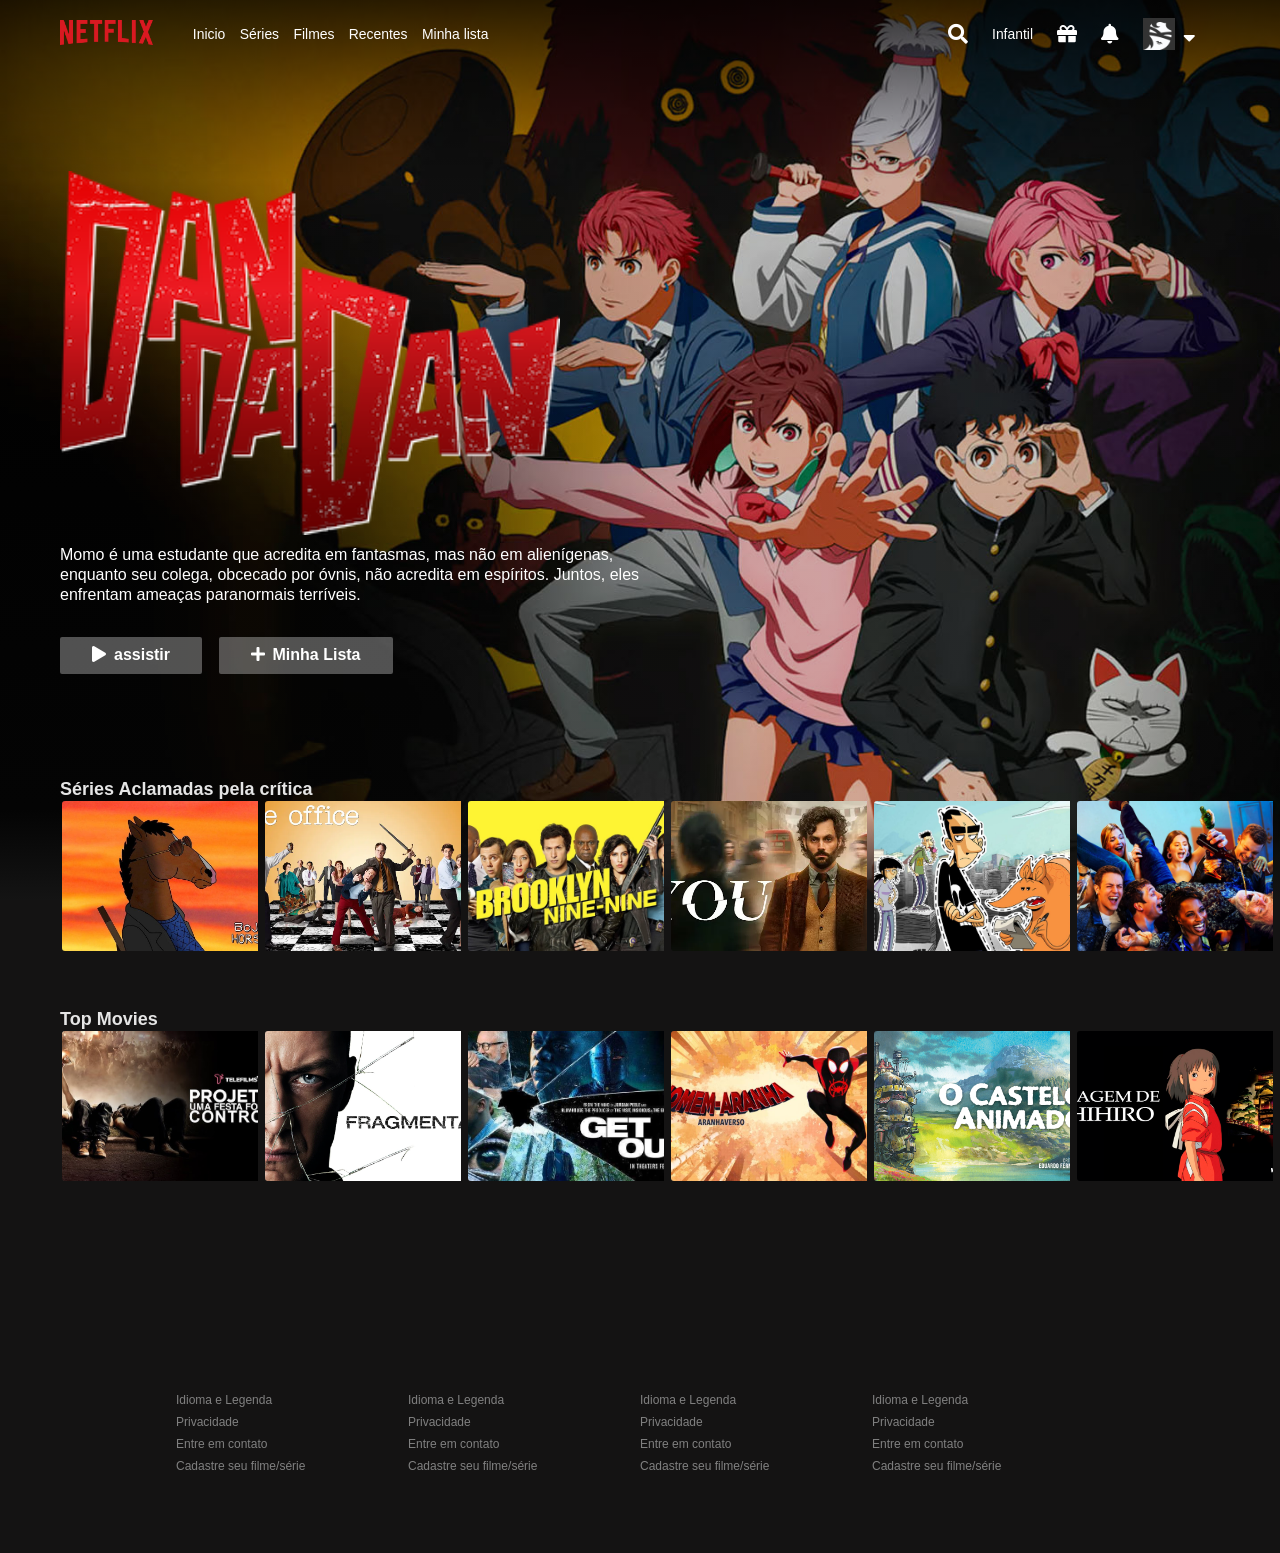
<file: index.html>
<!DOCTYPE html>
<html lang="pt-br">

<head>
    <meta charset="UTF-8">
    <meta name="viewport" content="width=device-width, initial-scale=1.0">
    <title>Netflix</title>
    <link rel="stylesheet" href="style.css">
    <link rel="stylesheet" href="https://cdnjs.cloudflare.com/ajax/libs/font-awesome/5.15.3/css/all.min.css"
        integrity="sha512-iBBXm8fW90+nuLcSKlbmrPcLa0OT92xO1BIsZ+ywDWZCvqsWgccV3gFoRBv0z+8dLJgyAHIhR35VZc2oM/gI1w=="
        crossorigin="anonymous" referrerpolicy="no-referrer" />
</head>

<body>

    <div class="container">

        <!--Inicio do HERO-->
        <div class="hero">

            <!--Inicio do Header-->
            <div class="header">

                <!--Logo-->
                <div class="logo">
                    <img src="./images/Netflix-logo-n.png" alt="">
                </div>

                <!--MENU-->
                <div class="menu">



                    <!--MENU LEFT-->
                    <div class="menu-left">
                        <ul>
                            <li>Inicio</li>
                            <li>Séries</li>
                            <li>Filmes</li>
                            <li>Recentes</li>
                            <li>Minha lista</li>
                        </ul>
                    </div> <!--FIM DO MENU LEFT-->

                    <!--MENU RIGHT-->
                    <div class="menu-right">
                        <ul>
                            <li> <i class="fas fa-search"></i> </li>
                            <li>Infantil</li>
                            <li> <i class="fas fa-gift"></i> </li>
                            <li> <i class="fas fa-bell"></i> </li>
                            <li class="user">
                                <img src="./images/netflix-user-2.jpg" alt="">
                                <i class="fas fa-sort-down"></i>
                            </li>
                        </ul>
                    </div> <!--FIM DO MENU RIGHT-->

                </div> <!--FIM DO MENU-->
            </div> <!--FIM DO HEADER-->

            <!--BANNER-->
            <div class="banner">
                <img src="./images/netflix-banner-4.png" class="poster" alt="">
                <span class="subtitle">
                    Momo é uma estudante que acredita em fantasmas, mas não em alienígenas, enquanto seu colega,
                    obcecado por óvnis, não acredita em espíritos. Juntos, eles enfrentam ameaças paranormais terríveis.
                </span>

                <div class="buttons">
                    <button class="btn"><i class="fas fa-play"></i>assistir</button>
                    <button class="btn"><i class="fas fa-plus"></i>Minha Lista</button>
                </div>
            </div> <!--FIM DO BANNER-->



            <!--CATEGORIAS-->
            <div class="category">
                <span>Séries Aclamadas pela crítica</span>
                <div class="slider">
                    <div class="movie">
                        <img src="./images/netflix-filme-13.jpg" alt="">
                    </div>
                    <div class="movie">
                        <img src="./images/netflix-filme-14.jpg" alt="">
                    </div>
                    <div class="movie">
                        <img src="./images/netflix-filme-3.jpg" alt="">
                    </div>
                    <div class="movie">
                        <img src="./images/netflix-filme-16.jpg" alt="">
                    </div>
                    <div class="movie">
                        <img src="./images/netflix-filme-18.jpg" alt="">
                    </div>
                    <div class="movie">
                        <img src="./images/netflix-filme-17.jpg" alt="">
                    </div>
                </div>
            </div>



            <div class="category">
                <span>Top Movies</span>
                <div class="slider">
                    <div class="movie">
                        <img src="./images/netflix-filme-7.jpg" alt="">
                    </div>
                    <div class="movie">
                        <img src="./images/netflix-filme-8.jpg" alt="">
                    </div>
                    <div class="movie">
                        <img src="./images/netflix-filme-9.jpg" alt="">
                    </div>
                    <div class="movie">
                        <img src="./images/netflix-filme-10.jpg" alt="">
                    </div>
                    <div class="movie">
                        <img src="./images/netflix-filme-15.jpg" alt="">
                    </div>
                    <div class="movie">
                        <img src="./images/netflix-filme-12.jpg" alt="">
                    </div>
                </div>
            </div> <!--FECHAMENTO DAS CATEGORIAS-->


            <!--FOOTER-->
            <div class="footer">
                <div class="social">
                    <i class="fas fa-facebook-square"></i>
                    <i class="fas instagram-"></i>
                    <i class="fas fa-twitter"></i>
                    <i class="fas fa-youtube"></i>
                </div> <!--FECHAMENTO SOCIAL-->

                <div class="flex">
                    <div class="info">
                        <ul>
                            <li>Idioma e Legenda</li>
                            <li>Privacidade</li>
                            <li>Entre em contato</li>
                            <li>Cadastre seu filme/série</li>
                        </ul>
                    </div>

                    <div class="info">
                        <ul>
                            <li>Idioma e Legenda</li>
                            <li>Privacidade</li>
                            <li>Entre em contato</li>
                            <li>Cadastre seu filme/série</li>
                        </ul>
                    </div>

                    <div class="info">
                        <ul>
                            <li>Idioma e Legenda</li>
                            <li>Privacidade</li>
                            <li>Entre em contato</li>
                            <li>Cadastre seu filme/série</li>
                        </ul>
                    </div>

                    <div class="info">
                        <ul>
                            <li>Idioma e Legenda</li>
                            <li>Privacidade</li>
                            <li>Entre em contato</li>
                            <li>Cadastre seu filme/série</li>
                        </ul>
                    </div>

                </div>
            </div>
        </div>
    </div>


</body>

</html>
</file>
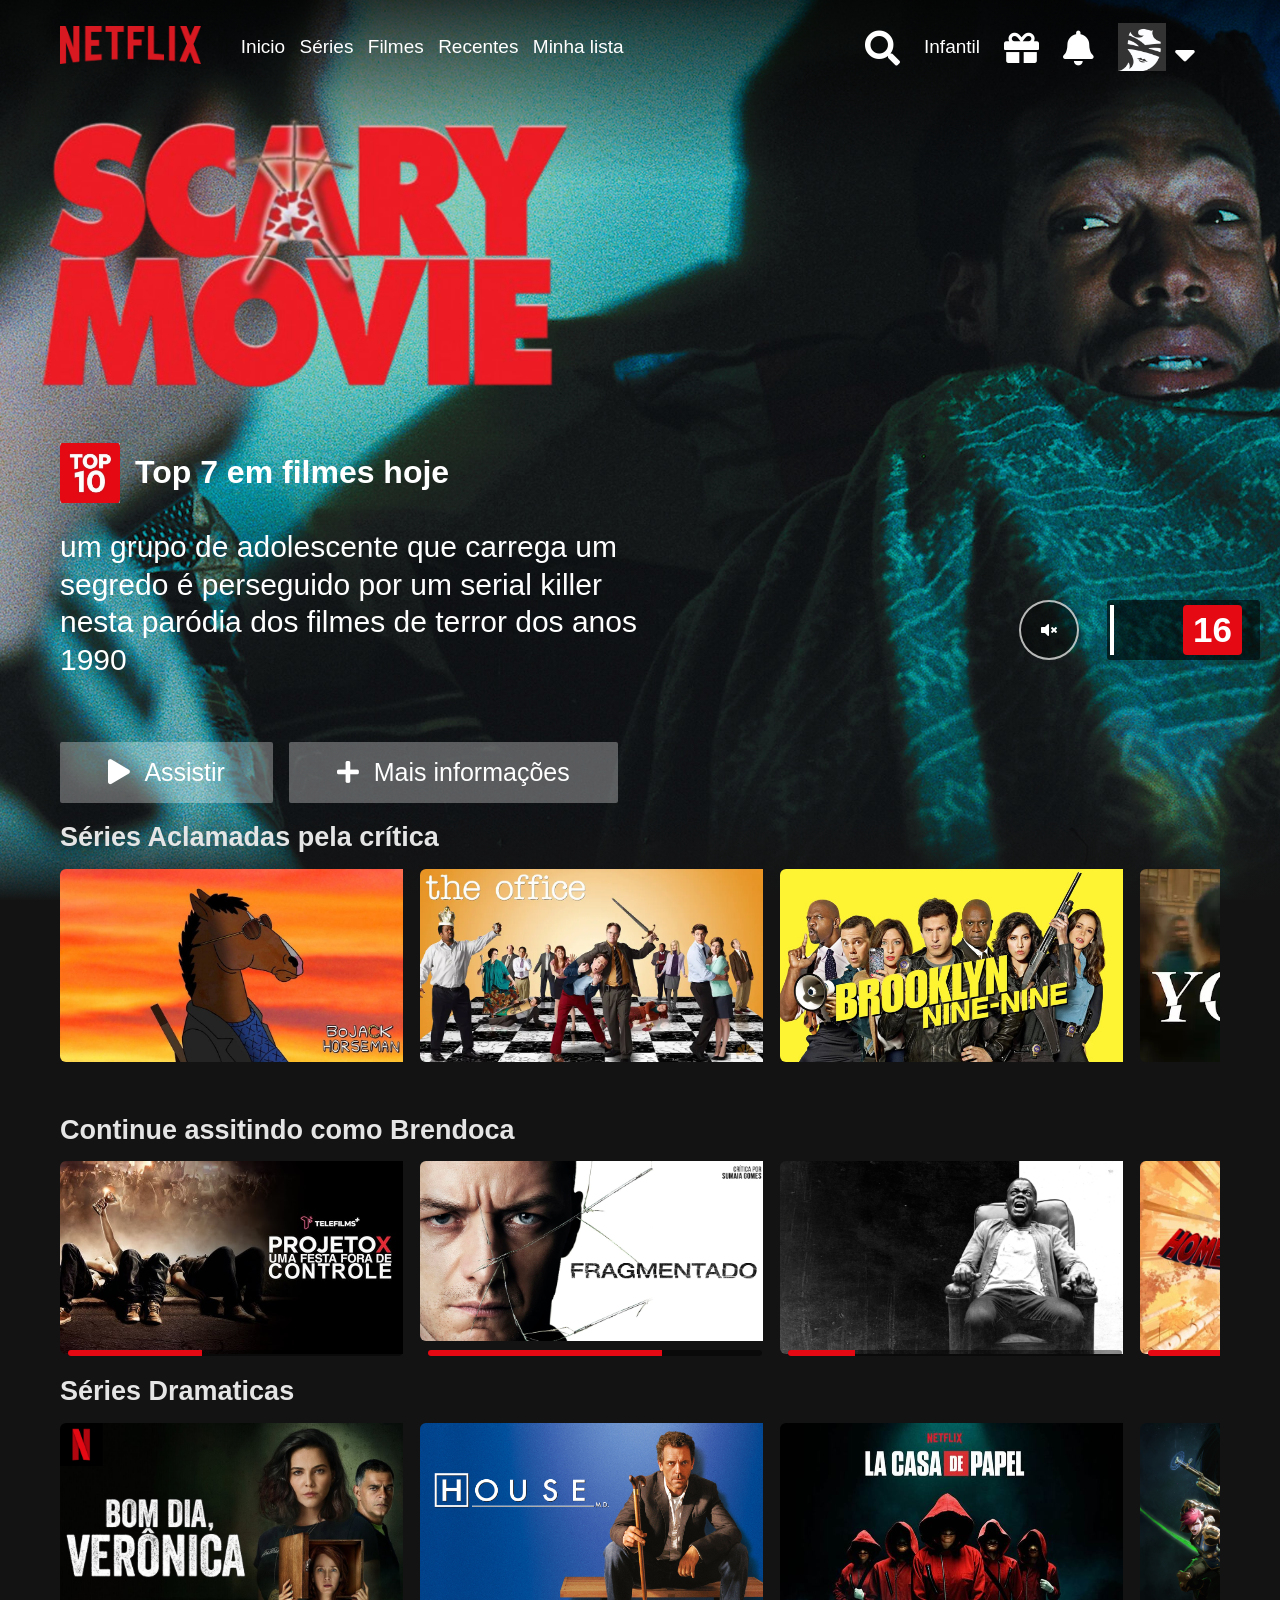
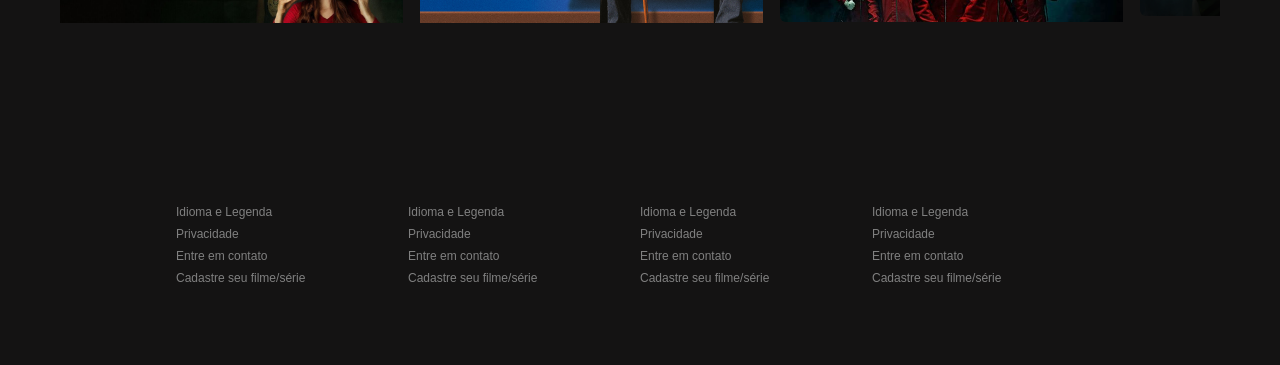
<file: ex-netflix/index.html>
<!DOCTYPE html>
<html lang="pt-br">

<head>
    <meta charset="UTF-8">
    <meta name="viewport" content="width=device-width, initial-scale=1.0">
    <title>Netflix</title>
    <link rel="stylesheet" href="style.css">
    <link rel="stylesheet" href="https://cdnjs.cloudflare.com/ajax/libs/font-awesome/5.15.3/css/all.min.css"
        integrity="sha512-iBBXm8fW90+nuLcSKlbmrPcLa0OT92xO1BIsZ+ywDWZCvqsWgccV3gFoRBv0z+8dLJgyAHIhR35VZc2oM/gI1w=="
        crossorigin="anonymous" referrerpolicy="no-referrer" />
</head>

<body>

    <div class="container">

        <!--Inicio do HERO-->
        <div class="hero">

            <!--Inicio do Header-->
            <div class="header">

                <!--Logo-->
                <div class="logo">
                    <img src="./images/Netflix-logo-n.png" alt="">
                </div>

                <!--MENU-->
                <div class="menu">



                    <!--MENU LEFT-->
                    <div class="menu-left">
                        <ul>
                            <li class="in">Inicio</li>
                            <li class="in">Séries</li>
                            <li class="in">Filmes</li>
                            <li class="in">Recentes</li>
                            <li class="in">Minha lista</li>
                        </ul>
                    </div> <!--FIM DO MENU LEFT-->

                    <!--MENU RIGHT-->
                    <div class="menu-right">
                        <ul>
                            <li> <i class="fas fa-search"></i> </li>
                            <li>Infantil</li>
                            <li> <i class="fas fa-gift"></i> </li>
                            <li> <i class="fas fa-bell"></i> </li>
                            <li class="user">
                                <img src="./images/netflix-user-2.jpg" alt="">
                                <i class="fas fa-sort-down"></i>
                            </li>
                        </ul>
                    </div> <!--FIM DO MENU RIGHT-->

                </div> <!--FIM DO MENU-->
            </div> <!--FIM DO HEADER-->

            <!--BANNER-->
            <div class="banner">

                <img src="./images/netflix-banner-9.jpg" class="poster" alt="">

                <div class="top-filmes">
                    <img src="images/top-10-2.png" alt="">

                    <div class="tex-filmes">
                    <p>Top 7 em filmes hoje</p>
                </div>

                </div>
                <span class="subtitle">
                    um grupo de adolescente que carrega um segredo é perseguido por um serial killer nesta paródia dos filmes de terror dos anos 1990
                </span>

                <div class="buttons">
                    <button class="btn"><i class="fas fa-play"></i>Assistir</button>
                    <button class="btn"><i class="fas fa-plus"></i>Mais informações</button>
                </div>

                <div class="info-banner">
                    <div class="mute-icon">
                        <i class="fas fa-volume-mute"></i>
                    </div>
                    <div class="barra">
                        <span class="linha"></span>
                        <span class="idade">16</span>
                    </div>
                 </div>

            </div> <!--FIM DO BANNER-->



            <!--CATEGORIAS-->
            <div class="category">
                <span><h2>Séries Aclamadas pela crítica</h2></span>
                <div class="slider">
                    <div class="movie">
                        <img src="./images/netflix-filme-13.jpg" alt="">
                    </div>
                    <div class="movie">
                        <img src="./images/netflix-filme-14.jpg" alt="">
                    </div>
                    <div class="movie">
                        <img src="./images/netflix-filme-3.jpg" alt="">
                    </div>
                    <div class="movie">
                        <img src="./images/netflix-filme-16.jpg" alt="">
                    </div>
                    <div class="movie">
                        <img src="./images/netflix-filme-18.jpg" alt="">
                    </div>
                    <div class="movie">
                        <img src="./images/netflix-filme-17.jpg" alt="">
                    </div>
                </div>
            </div>



            <div class="category">
                <span><h2>Continue assitindo como Brendoca</h2></span>
                <div class="slider">
                    <div class="movie">
                        <img src="./images/netflix-filme-7.jpg" alt="">
                        <div class="progress-bar"><div class="progress" style="width: 40%"></div></div>
                    </div>
                    <div class="movie">
                        <img src="./images/netflix-filme-8.jpg" alt="">
                        <div class="progress-bar"><div class="progress" style="width: 70%"></div></div>
                    </div>
                    <div class="movie">
                        <img src="./images/netflix-filme-9.jpg" alt="">
                        <div class="progress-bar"><div class="progress" style="width: 20%"></div></div>
                    </div>
                    <div class="movie">
                        <img src="./images/netflix-filme-10.jpg" alt="">
                        <div class="progress-bar"><div class="progress" style="width: 100%"></div></div>
                    </div>
                    <div class="movie">
                        <img src="./images/netflix-filme-15.jpg" alt="">
                        <div class="progress-bar"><div class="progress" style="width: 90%"></div></div>
                    </div>
                    <div class="movie">
                        <img src="./images/netflix-filme-12.jpg" alt="">
                         <div class="progress-bar"><div class="progress" style="width: 30%"></div></div>
                        
                    </div>
                </div>

            <div class="category">
                <span><h2>Séries Dramaticas</h2></span>
                <div class="slider">
                    <div class="movie">
                        <img src="./images/netflix-filme-25.jpg" alt="">
                    </div>
                    <div class="movie">
                        <img src="./images/netflix-filme-24.jpg" alt="">
                    </div>
                    <div class="movie">
                        <img src="./images/netflix-filme-23.png" alt="">
                    </div>
                    <div class="movie">
                        <img src="./images/netflix-filme-22.png" alt="">
                    </div>
                    <div class="movie">
                        <img src="./images/netflix-filme-20.png" alt="">
                    </div>
                    <div class="movie">
                        <img src="./images/netflix-filme-21.webp" alt="">
                    </div>
                </div>
            </div> <!--FECHAMENTO DAS CATEGORIAS-->


            <!--FOOTER-->
            <div class="footer">
                <div class="social">
                    <i class="fas fa-facebook-square"></i>
                    <i class="fas instagram-"></i>
                    <i class="fas fa-twitter"></i>
                    <i class="fas fa-youtube"></i>
                </div> <!--FECHAMENTO SOCIAL-->

                <div class="flex">
                    <div class="info">
                        <ul>
                            <li>Idioma e Legenda</li>
                            <li>Privacidade</li>
                            <li>Entre em contato</li>
                            <li>Cadastre seu filme/série</li>
                        </ul>
                    </div>

                    <div class="info">
                        <ul>
                            <li>Idioma e Legenda</li>
                            <li>Privacidade</li>
                            <li>Entre em contato</li>
                            <li>Cadastre seu filme/série</li>
                        </ul>
                    </div>

                    <div class="info">
                        <ul>
                            <li>Idioma e Legenda</li>
                            <li>Privacidade</li>
                            <li>Entre em contato</li>
                            <li>Cadastre seu filme/série</li>
                        </ul>
                    </div>

                    <div class="info">
                        <ul>
                            <li>Idioma e Legenda</li>
                            <li>Privacidade</li>
                            <li>Entre em contato</li>
                            <li>Cadastre seu filme/série</li>
                        </ul>
                    </div>

                </div>
            </div>
        </div>
    </div>


</body>

</html>
</file>
<file: style.css>
*{
    box-sizing: border-box;
}

body{
    margin: 0 auto;
    padding: 0;
    font-family: arial;
    background-color: rgb(20, 19, 19);

}

.container{
    height: 100vh;
    background-image: linear-gradient(
       to bottom,
       rgba(0,0,0,0.8) 0%,
       rgba(0,0,0,0.2) 20%,
       rgba(20,20,20,0.2) 90%,
       rgba(20,20,20,1) 100%
    ),
    url(./images/netflix-banner-5.jpg);
    background-size: cover;
    padding: 0.26rem 0.75rem 0 0.75rem;
}

.hero{
    width: 100%;
    margin: 0 auto;
    height: 100%;
    padding: 0 3rem;
}

.header{
    display: flex;
    align-items: center;
}

.logo img{
    width: 5.8rem;
}

.menu{
    display: flex;
    flex-direction: row;
    justify-content: space-between;
    width: 100%;
    align-items: center;
}

.menu-left,
.menu-right{
    display: flex;
    color:white;
    font-size: .87rem;

}

.menu ul{
    display:flex;
    list-style: none;
    align-items: center;

}

.menu ul li{
    padding-right: .9rem;
    
}

.menu .user img{
    width: 2rem;
    margin-right: .5rem;
}

.menu .user{
    display: flex;
    align-items: center;
}

.menu i{
    font-size: 20px;

}

.menu-right ul li{
    padding-right: 1.5rem;
}

.banner{
    height: 80%;
    display: flex;
    flex-direction: column;
    justify-content: center;
    width: 50%;

}

.banner .poster{
    width: 500px;
}

.banner .subtitle{
    font-size: 1,25rem;
    color: #fff;
    line-height: 1.25;
    padding-top: .6rem;
}

.buttons{
    margin-top:2rem;
}

.buttons .btn{
    color: #fff;
    padding: 0.6rem 2rem;
    margin-right: .75rem;
    font-weight: 600;
    border-radius: 0.125rem;
    background-color: rgba(255, 255, 255, 0.308);
    font-family: inherit;
    font-size: 100%;
    border: 0;

}

.buttons .btn i{
    margin-right: 0.5rem;
}

.category {
    height: 230px;
}

.category span{
    color: #e5e5e5;
    font-size: 18px;
    line-height: 17px;
    font-weight: 600;
}

.slider{
    margin-top: .15rem;
    display: flex;
    overflow: hidden;
    position:absolute;
    left: 3.90rem;
    right: 0;
}



.slider .movie img{
    max-width: 100%;
    padding-right: 7px;
}

.movie img{
    width: 400px;
    height: 150px;
    object-fit: cover;
    border-radius: 3px;
    gap: 16px;
    flex-wrap: wrap; 
}

.footer{
    margin:100px auto 0;
    width: 80%;
    color: #808080;
}

.footer .social i{
    padding-right: 26px;
    font-size: 25px;
}

.flex{
    display: flex;
    padding-bottom: 80px;
}

.footer .info{
    width: 25%;
}

.footer .info ul{
    list-style: none;
    display: inline;
    font-size: 12px;

}

.footer .info ul li{
    margin-top: 8px;
}
</file>
<file: ex-netflix/style.css>
*{
    box-sizing: border-box;
}

body{
    margin: 0 auto;
    padding: 0;
    font-family: arial;
    background-color: rgb(20, 19, 19);

}

.container{
    height: 100vh;
    background-image: linear-gradient(
       to bottom,
       rgba(0,0,0,0.8) 0%,
       rgba(0,0,0,0.2) 20%,
       rgba(20,20,20,0.2) 90%,
       rgba(20,20,20,1) 100%
    ),
    url(./images/netflix-banner-10.jpg);
    background-size: cover;
    padding: 0.26rem 0.75rem 0 0.75rem;
}

.subtitle {
    font-size: 30px;
    margin-top: 1px
}

.hero{
    width: 100%;
    margin: 0 auto;
    height: 100%;
    padding: 0 3rem;
}

.header{
    display: flex;
    align-items: center;
}

.logo img{
    width: 8.8rem;
}

.menu{
    display: flex;
    flex-direction: row;
    justify-content: space-between;
    width: 100%;
    align-items: center;
}

.menu-left,
.menu-right{
    display: flex;
    color:white;
    font-size: 19px;
    transition: transform 500ms ease;
}

.menu-right:hover{
    cursor: pointer;
    transform: scale(1.1);
}

.menu ul{
    display:flex;
    list-style: none;
    align-items: center;
    
}

.menu ul li{
    padding-right: .9rem;
    
}

.menu .user img{
    width: 3rem;
    margin-right: .5rem;
}

.menu .user{
    display: flex;
    align-items: center;
}

.menu i{
    font-size: 35px;

}

.menu-right ul li{
    padding-right: 1.5rem;
}

.menu-right ul li{
    transition: transform 160ms ease, color 160ms ease;
    transform-origin: center;
    display: inline-flex;
    align-items: center;
}

.menu-right ul li:hover{
    transform: scale(1.12);
    cursor: pointer;
}

.banner{
    height: 80%;
    display: flex;
    flex-direction: column;
    justify-content: center;
    width: 50%;

}

.banner .poster{
    width: 550px;
    transform: translateX(-30px);
    transition: transform 160ms ease;
}

.banner .subtitle{
    font-size: 1,25rem;
    color: #fff;
    line-height: 1.25;
    padding-top: .6rem;
}

.buttons{
    margin-top:4rem;
}

.top-filmes{
    display: flex;
    align-items: center; 
    gap: 15px; 
    margin-top: 12px;
    padding: 15px 0;
   
}

.top-filmes img{
    width: 60px;
    height: auto;
    display: block;
   
}

.tex-filmes p{
    margin: 0;
    color: #fff;
    font-weight: 600;
    font-size: 2rem;
   
}


.buttons .btn{
    color: #fff;
    padding: 1rem 3rem;
    margin-right: .75rem;
    font-weight: 600px;
    border-radius: 0.125rem;
    background-color: rgba(255, 255, 255, 0.308);
    font-family: inherit;
    font-size: 25px;
    border: 0;
    

}

.buttons .btn i{
    margin-right: 0.9rem;
}

.category {
    height: 270px;
    margin-bottom: 1rem;
}


.category span{
    color: #e5e5e5;
    font-size: 18px;
    line-height: 17px;
    font-weight: 600;
}

.slider{
    margin-top: .15rem;
    display: flex;
    overflow-x: auto;
    overflow-y: hidden;
    gap: 10px;
    scroll-behavior: smooth;
}

.slider::-webkit-scrollbar {
    display: none;
}

.slider .movie img{
    max-width: 100%;
    padding-right: 7px;
    object-fit: cover;
    border-radius: 6px;
    transition: transform 0.3s;
}

.slider .movie img:hover {
    transform: scale(1.05);
}
.in:hover{
    cursor: pointer;
    transform: scale(1.1);
}

.buttons .btn:hover{
    cursor: pointer;
    background-color: rgba(255, 255, 255, 0.5);
    transition: background-color 0.3s;
}

.slider .movie{
    width: 350px;
    height: 200px;
    flex: 0 0 auto;
    position: relative; 
}

.footer{
    margin:100px auto 0;
    width: 80%;
    color: #808080;
}

.footer .social i{
    padding-right: 26px;
    font-size: 25px;
}

.flex{
    display: flex;
    padding-bottom: 80px;
}

.footer .info{
    width: 25%;
}

.footer .info ul{
    list-style: none;
    display: inline;
    font-size: 12px;

}

.footer .info ul li{
    margin-top: 8px;
}

.info-banner {
 position: absolute;
  bottom: 15rem; 
  right: 20px;
  display: flex;
  align-items: center;
  gap: 8px;
}

.mute-icon {
  width: 60px;
  height: 60px;
  border: 2px solid rgba(255,255,255,0.7);
  border-radius: 50%;
  display: flex;
  justify-content: center;
  align-items: center;
  color: white;
  cursor: pointer;
  background-color: rgba(0,0,0,0.4);
  transition: all 0.3s ease;
  transform: translateX(-20px);
}

.mute-icon:hover {
  background-color: rgba(255,255,255,0.2);
}

.linha {
  width: 4px;
  height: 50px;
  background-color: white;
  margin-right: 30px;
  transform: translateX(-27px);
}

.idade {
  background-color: #e50914; 
  color: white;
  font-weight: bold;
  font-size: 35px;
  padding: 5px 10px;
  border-radius: 4px;
  transform: translateX(12px);

}

.barra  {
    background-color: rgba(0, 0, 0, 0.6);
    padding: 5px 30px;
    border-radius: 3px;
    display: flex;
    align-items: center;
    justify-content: center;
}

.progress-bar {
  position: absolute;
  left: 8px;             
  right: 8px;
  bottom: 5px;      
  height: 6px;
  background-color: rgba(0,0,0,0.45);
  border-radius: 4px;
  overflow: hidden;
}

.progress-bar .progress {
  height: 100%;
  width: 0%;
  background: #e50914;   /* cor vermelha estilo Netflix */
  transition: width 300ms ease;
}
</file>
